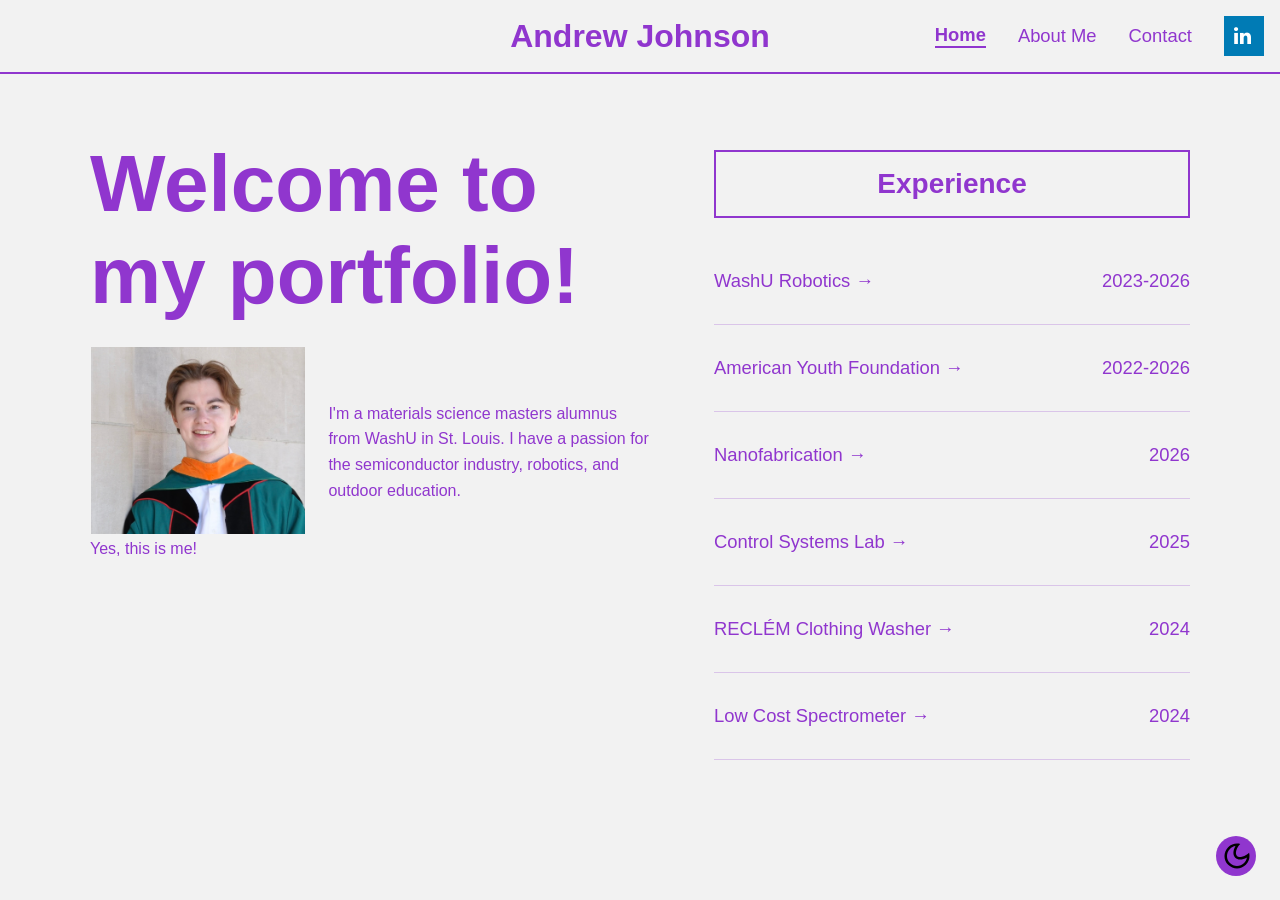
<file: index.html>
<!DOCTYPE html>
<html lang="en">
<head>
    <meta charset="UTF-8">
    <meta name="viewport" content="width=device-width, initial-scale=1.0">
    <title>Andrew Johnson's Portfolio</title>
    <link rel="stylesheet" href="style.css">
    <link rel="stylesheet" href="https://cdnjs.cloudflare.com/ajax/libs/font-awesome/4.7.0/css/font-awesome.min.css">
</head>
<body class="light-theme">
    <nav class="nav" aria-label="Main navigation">
        <div class="header-left">
            
        </div>
        <nav class="header-center" aria-label="Main navigation" style="font-size: 2rem; font-weight: bold;">
            Andrew Johnson
        </nav>
        <nav class="header-right" aria-label="Main navigation">    
            <a class="active" href="index.html" aria-label="Home page">Home</a>
            <a href="about.html" aria-label="About page">About Me</a>
            <a href="contact.html" aria-label="Contact page">Contact</a>
            <a href="https://www.linkedin.com/in/andrew-johnson-matsci" class="fa fa-linkedin" aria-label="LinkedIn profile" target="_blank"></a>
        </nav>
    </nav>
    <main class="home-layout">
        <section class="home-intro" aria-labelledby="home-title">
            <h1 id="home-title">Welcome to my portfolio!</h1>
            <div class="home-intro-content">
                <div>
                <img src="images/home_picture.JPG" alt="Andrew Johnson">
                <figcaption style= "margin-top: 5px;">Yes, this is me!</figcaption>
                </div>
                <p>I'm a materials science masters alumnus from WashU in St. Louis. I have a passion for the semiconductor industry, robotics, and outdoor education.</p>
            </div>
        </section>
        <section class="home-projects" aria-labelledby="projects-title">
            <h2 id="projects-title">Experience</h2>
            <ul>
                <li><a href="washu_robotics.html">WashU Robotics &#8594</a><span class="project-year">2023-2026</span></li>
                <li><a href="ayf.html">American Youth Foundation &#8594</a><span class="project-year">2022-2026</span></li>
                <li><a href="nanofab.html">Nanofabrication &#8594</a><span class="project-year">2026</span></li>
                <li><a href="controls_lab.html">Control Systems Lab &#8594</a><span class="project-year">2025</span></li>
                <li><a href="senior_design.html">RECLÉM Clothing Washer &#8594</a><span class="project-year">2024</span></li>
                <li><a href="ucd_lab.html">Low Cost Spectrometer &#8594</a><span class="project-year">2024</span></li>
            </ul>
        </section>
    </main>
    <button class="btn" type="button" aria-label="Toggle color theme">
        <img src="images/moon.svg" alt="Switch to dark theme" id="theme-icon" style="width: 30px; height: 30px;">
    </button>
    <script src="app.js"></script>
    <noscript>You need to enable Javascript to view the full site.</noscript>
</body>
</html>
</file>
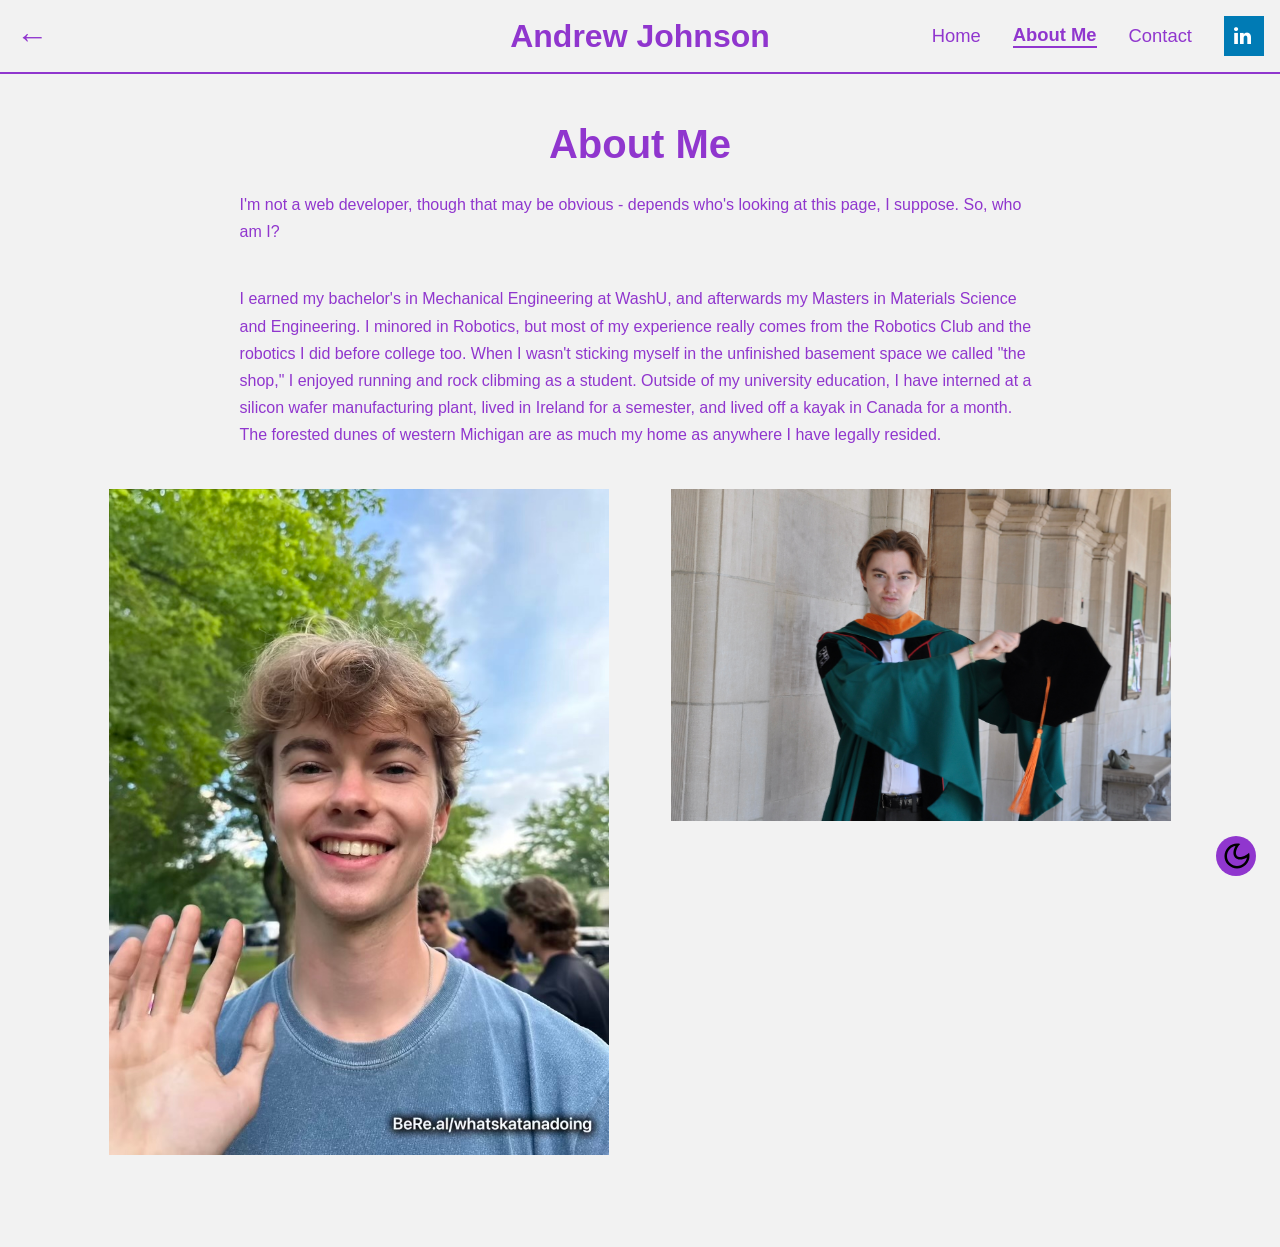
<file: about.html>
<!DOCTYPE html>
<html lang="en">
<head>
    <meta charset="UTF-8">
    <meta name="viewport" content="width=device-width, initial-scale=1.0">
    <title>About Me | Andrew Johnson's Portfolio</title>
    <link rel="stylesheet" href="style.css">
    <link rel="stylesheet" href="https://cdnjs.cloudflare.com/ajax/libs/font-awesome/4.7.0/css/font-awesome.min.css">
</head>
<body class="light-theme">
    <nav class="nav" aria-label="Main navigation">
        <div class="header-left">
            <a class="back-link" href="index.html" aria-label="Back to home" title="Back to home">&#8592;</a>
        </div>
        <nav class="header-center" aria-label="Main navigation" style="font-size: 2rem; font-weight: bold;">
            Andrew Johnson
        </nav>
        <nav class="header-right" aria-label="Main navigation">    
            <a href="index.html" aria-label="Home page">Home</a>
            <a class="active" href="about.html" aria-label="About page">About Me</a>
            <a href="contact.html" aria-label="Contact page">Contact</a>
            <a href="https://www.linkedin.com/in/andrew-johnson-matsci" class="fa fa-linkedin" aria-label="LinkedIn profile" target="_blank"></a>
        </nav>
    </nav>
    <main class="experience-page experience-page-wide">
        <h1>About Me</h1>
        <p> I'm not a web developer, though that may be obvious - depends who's looking at this page, I suppose. So, who am I? </p>
        <p>
            I earned my bachelor's in Mechanical Engineering at WashU, and afterwards my Masters in Materials Science and Engineering. 
            I minored in Robotics, but most of my experience really comes from the Robotics Club and the robotics I did before college too. 
            When I wasn't sticking myself in the unfinished basement space we called "the shop," I enjoyed running and rock clibming as a student.
            Outside of my university education, I have interned at a silicon wafer manufacturing plant, lived in Ireland for a semester, and lived 
            off a kayak in Canada for a month. The forested dunes of western Michigan are as much my home as anywhere I have legally resided. 
        </p>
        <div class="experience-gallery experience-gallery-two">
            <figure>
                <img src="images/IMG_6445.jpeg" alt="Me.">
                <figcaption>    </figcaption>
            </figure>
            <figure>
                <img src="images/DSC_0146.JPG" alt="Me.">
                <figcaption>    </figcaption>
            </figure>
    </main>
    <button class="btn" type="button" aria-label="Toggle color theme">
        <img src="images/moon.svg" alt="Switch to dark theme" id="theme-icon" style="width: 30px; height: 30px;">
    </button>
    <script src="app.js"></script>
    <noscript>You need to enable Javascript to view the full site.</noscript>
</body>
</html>
</file>
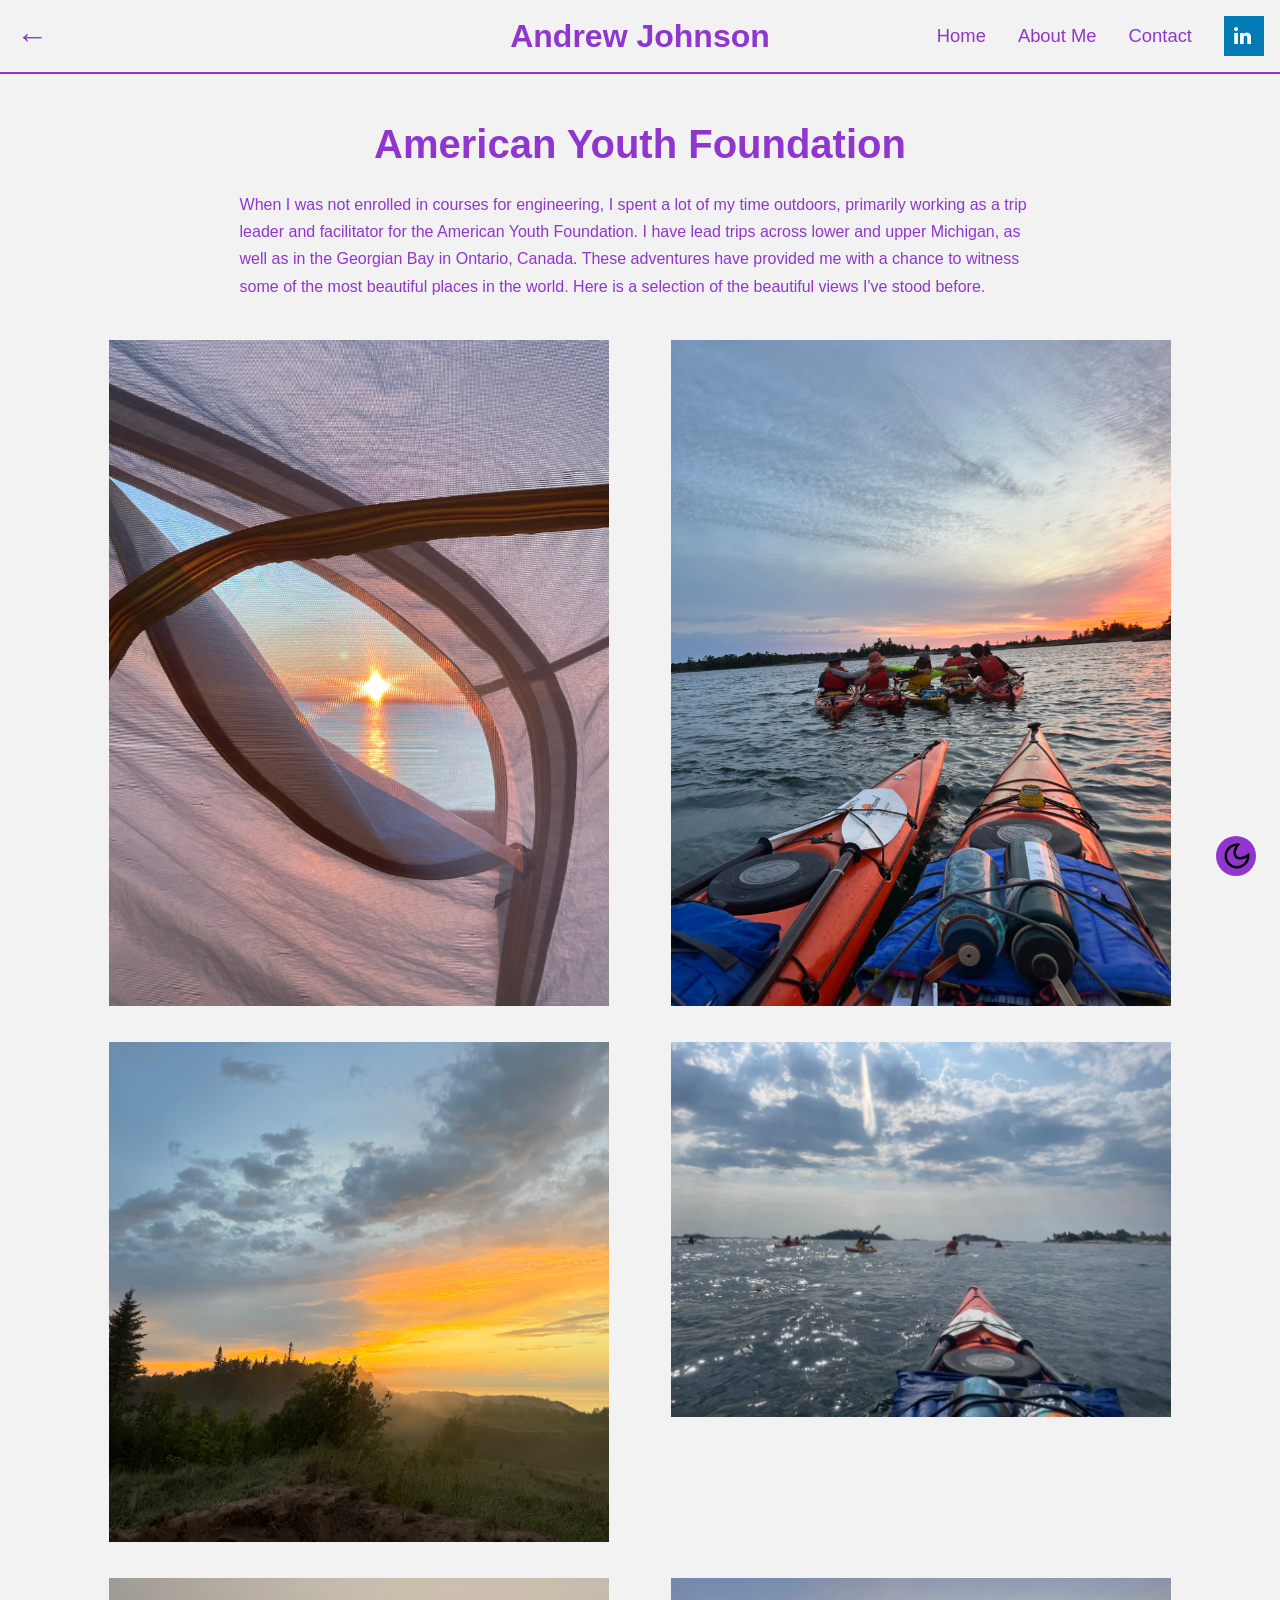
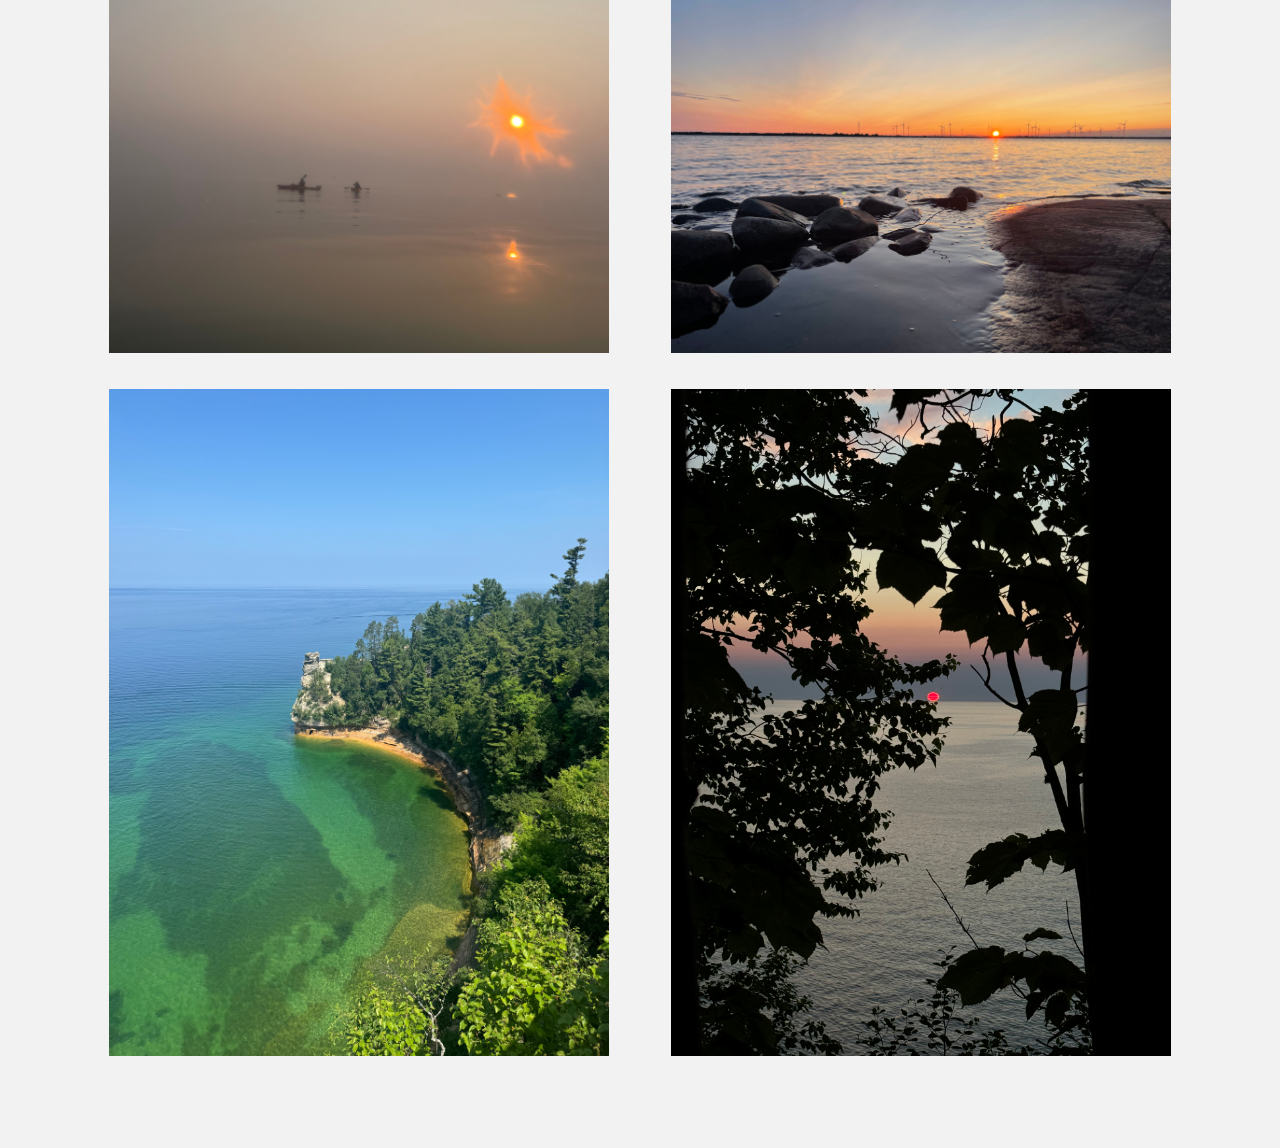
<file: ayf.html>
<!DOCTYPE html>
<html lang="en">
<head>
    <meta charset="UTF-8">
    <meta name="viewport" content="width=device-width, initial-scale=1.0">
    <title>American Youth Foundation| Andrew Johnson's Portfolio</title>
    <link rel="stylesheet" href="style.css">
    <link rel="stylesheet" href="https://cdnjs.cloudflare.com/ajax/libs/font-awesome/4.7.0/css/font-awesome.min.css">
</head>
<body class="light-theme">
    <nav class="nav" aria-label="Main navigation">
        <div class="header-left">
            <a class="back-link" href="index.html" aria-label="Back to home" title="Back to home">&#8592;</a>
        </div>
        <nav class="header-center" aria-label="Main navigation" style="font-size: 2rem; font-weight: bold;">
            Andrew Johnson
        </nav>
        <nav class="header-right" aria-label="Main navigation">    
            <a href="index.html" aria-label="Home page">Home</a>
            <a href="about.html" aria-label="About page">About Me</a>
            <a href="contact.html" aria-label="Contact page">Contact</a>
            <a href="https://www.linkedin.com/in/andrew-johnson-matsci" class="fa fa-linkedin" aria-label="LinkedIn profile" target="_blank"></a>
        </nav>
    </nav>
    <main class="experience-page experience-page-wide">
        <h1>American Youth Foundation</h1>
        <p> When I was not enrolled in courses for engineering, I spent a lot of my time outdoors, primarily working as a trip leader and 
            facilitator for the American Youth Foundation. I have lead trips across lower and upper Michigan, as well as in the Georgian Bay 
            in Ontario, Canada. These adventures have provided me with a chance to witness some of the most beautiful places in the world. 
            Here is a selection of the beautiful views I've stood before. </p>
        <div class="experience-gallery experience-gallery-four">
            <figure>
                <img src="images/ayf/tent_sunrise.jpeg" alt="">
                <figcaption>    </figcaption>
            </figure>
            <figure>
                <img src="images/ayf/group_kayak.jpeg" alt="">
                <figcaption>    </figcaption>
            </figure>
            <figure>
                <img src="images/ayf/dune_sunset.jpeg" alt="">
                <figcaption>    </figcaption>
            </figure>
            <figure>
                <img src="images/ayf/kayaking_daytime.jpeg" alt="">
                <figcaption>    </figcaption>
            </figure>
            <figure>
                <img src="images/ayf/lake_fog_sunset.jpeg" alt="">
                <figcaption>    </figcaption>
            </figure>
            <figure>
                <img src="images/ayf/lake_sunrise.jpeg" alt="">
                <figcaption>    </figcaption>
            </figure>
            <figure>
                <img src="images/ayf/pictured_rocks.jpeg" alt="">
                <figcaption>    </figcaption>
            </figure>
            <figure>
                <img src="images/ayf/pictured_sunset.jpeg" alt="">
                <figcaption>    </figcaption>
            </figure>
        </div>
    </main>
    <button class="btn" type="button" aria-label="Toggle color theme">
        <img src="images/moon.svg" alt="Switch to dark theme" id="theme-icon" style="width: 30px; height: 30px;">
    </button>
    <script src="app.js"></script>
    <noscript>You need to enable Javascript to view the full site.</noscript>
</body>
</html>
</file>
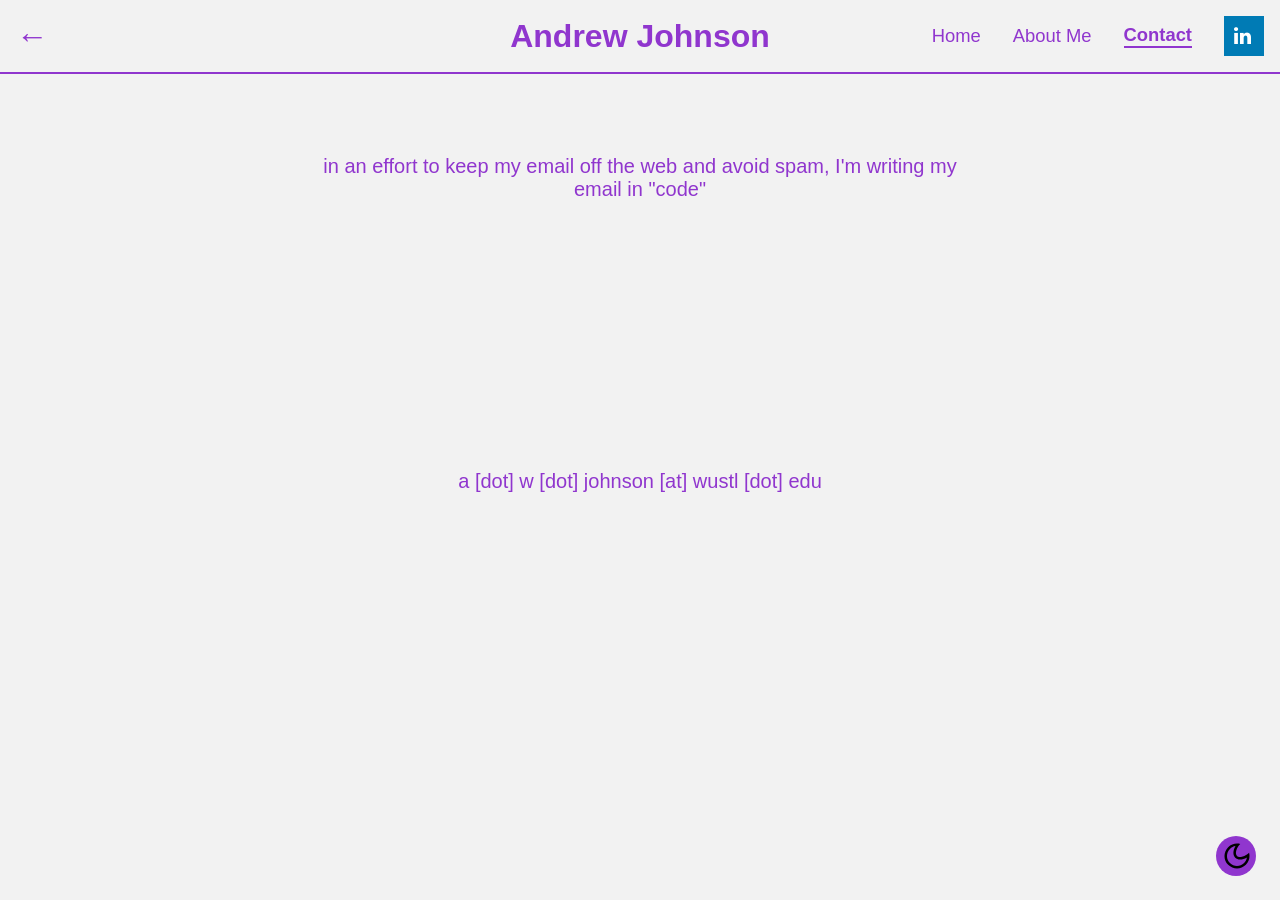
<file: contact.html>
<!DOCTYPE html>
<html lang="en">

<head>
    <meta charset="UTF-8">
    <meta name="viewport" content="width=device-width, initial-scale=1.0">
    <title>Contact | Andrew Johnson's Portfolio</title>
    <link rel="stylesheet" href="style.css">
    <link rel="stylesheet" href="https://cdnjs.cloudflare.com/ajax/libs/font-awesome/4.7.0/css/font-awesome.min.css">
</head>

<body class="light-theme">
    <nav class="nav" aria-label="Main navigation">
        <div class="header-left">
            <a class="back-link" href="index.html" aria-label="Back to home" title="Back to home">&#8592;</a>
        </div>
        <nav class="header-center" aria-label="Main navigation" style="font-size: 2rem; font-weight: bold;">
            Andrew Johnson
        </nav>
        <nav class="header-right" aria-label="Main navigation">    
            <a href="index.html" aria-label="Home page">Home</a>
            <a href="about.html" aria-label="About page">About Me</a>
            <a class="active" href="contact.html" aria-label="Contact page">Contact</a>
            <a href="https://www.linkedin.com/in/andrew-johnson-matsci" class="fa fa-linkedin" aria-label="LinkedIn profile" target="_blank"></a>
        </nav>
    </nav>
    <main class="detail-page">
        <p style="position: absolute; left: 50%; transform: translateX(-50%); top: 15%; font-size:1.25rem; text-align:center;">in an effort to keep my email off the web and avoid spam, I'm writing my email in "code"</p>
        <p style="position: absolute; left: 50%; transform: translateX(-50%); top: 50%; font-size:1.25rem; text-align:center;">a [dot] w [dot] johnson [at] wustl [dot] edu</p>
    </main>
    <button class="btn" type="button" aria-label="Toggle color theme">
        <img src="images/moon.svg" alt="Switch to dark theme" id="theme-icon" style="width: 30px; height: 30px;">
    </button>
    <script src="app.js"></script>
    <noscript>You need to enable Javascript to view the full site.</noscript>
</body>
</html>
</file>
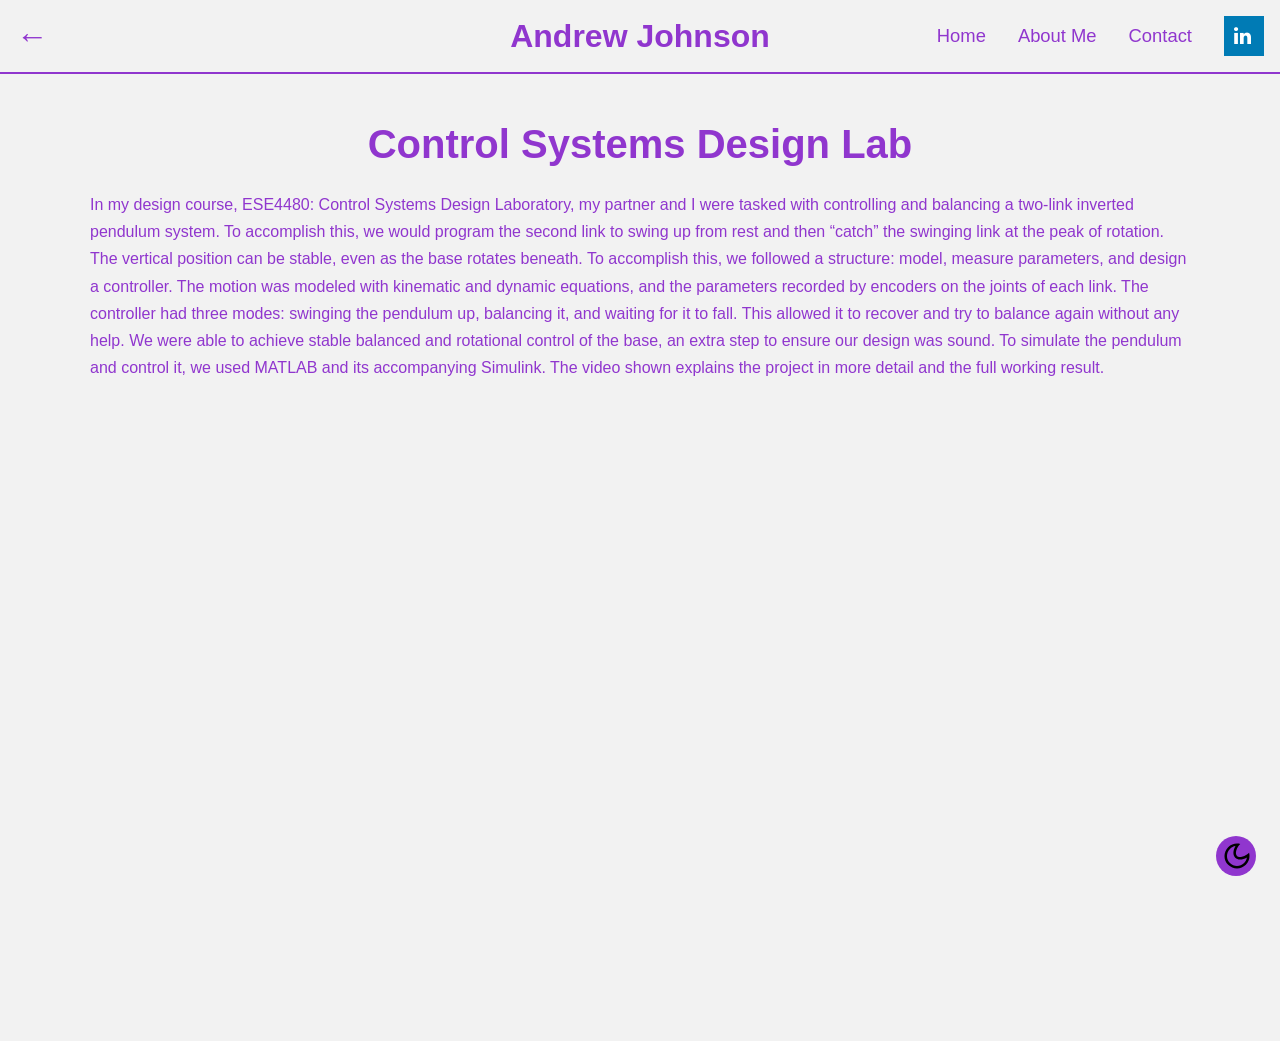
<file: controls_lab.html>
<!DOCTYPE html>
<html lang="en">
<head>
    <meta charset="UTF-8">
    <meta name="viewport" content="width=device-width, initial-scale=1.0">
    <title>Controls Lab | Andrew Johnson's Portfolio</title>
    <link rel="stylesheet" href="style.css">
    <link rel="stylesheet" href="https://cdnjs.cloudflare.com/ajax/libs/font-awesome/4.7.0/css/font-awesome.min.css">
</head>
<body class="light-theme">
    <nav class="nav" aria-label="Main navigation">
        <div class="header-left">
            <a class="back-link" href="index.html" aria-label="Back to home" title="Back to home">&#8592;</a>
        </div>
        <nav class="header-center" aria-label="Main navigation" style="font-size: 2rem; font-weight: bold;">
            Andrew Johnson
        </nav>
        <nav class="header-right" aria-label="Main navigation">    
            <a href="index.html" aria-label="Home page">Home</a>
            <a href="about.html" aria-label="About page">About Me</a>
            <a href="contact.html" aria-label="Contact page">Contact</a>
            <a href="https://www.linkedin.com/in/andrew-johnson-matsci" class="fa fa-linkedin" aria-label="LinkedIn profile" target="_blank"></a>
        </nav>
    </nav>
    <main class="experience-page experience-page-wide">
        <h1>Control Systems Design Lab</h1>
        <div class="experience-layout experience-layout-video">
            <p> In my design course, ESE4480: Control Systems Design Laboratory, my partner and I were tasked with controlling and balancing a
                two-link inverted pendulum system. To accomplish this, we would program the second link to swing up from rest and then “catch”
                the swinging link at the peak of rotation. The vertical position can be stable, even as the base rotates beneath. To accomplish
                this, we followed a structure: model, measure parameters, and design a controller. The motion was modeled with kinematic and
                dynamic equations, and the parameters recorded by encoders on the joints of each link. The controller had three modes: swinging
                the pendulum up, balancing it, and waiting for it to fall. This allowed it to recover and try to balance again without any help.
                We were able to achieve stable balanced and rotational control of the base, an extra step to ensure our design was sound.
                To simulate the pendulum and control it, we used MATLAB and its accompanying Simulink. The video shown explains the project
                in more detail and the full working result.</p>
            <div class="experience-gallery experience-gallery-video">
                <figure>
                    <iframe
                        src="https://www.youtube-nocookie.com/embed/FaMMoQSFZ-4"
                        title="Control Systems Design Lab project video"
                        allow="accelerometer; autoplay; clipboard-write; encrypted-media; gyroscope; picture-in-picture; web-share"
                        referrerpolicy="strict-origin-when-cross-origin"
                        allowfullscreen>
                    </iframe>
                </figure>
            </div>
        </div>
    </main>
    <button class="btn" type="button" aria-label="Toggle color theme">
        <img src="images/moon.svg" alt="Switch to dark theme" id="theme-icon" style="width: 30px; height: 30px;">
    </button>
    <script src="app.js"></script>
    <noscript>You need to enable Javascript to view the full site.</noscript>
</body>
</html>
</file>
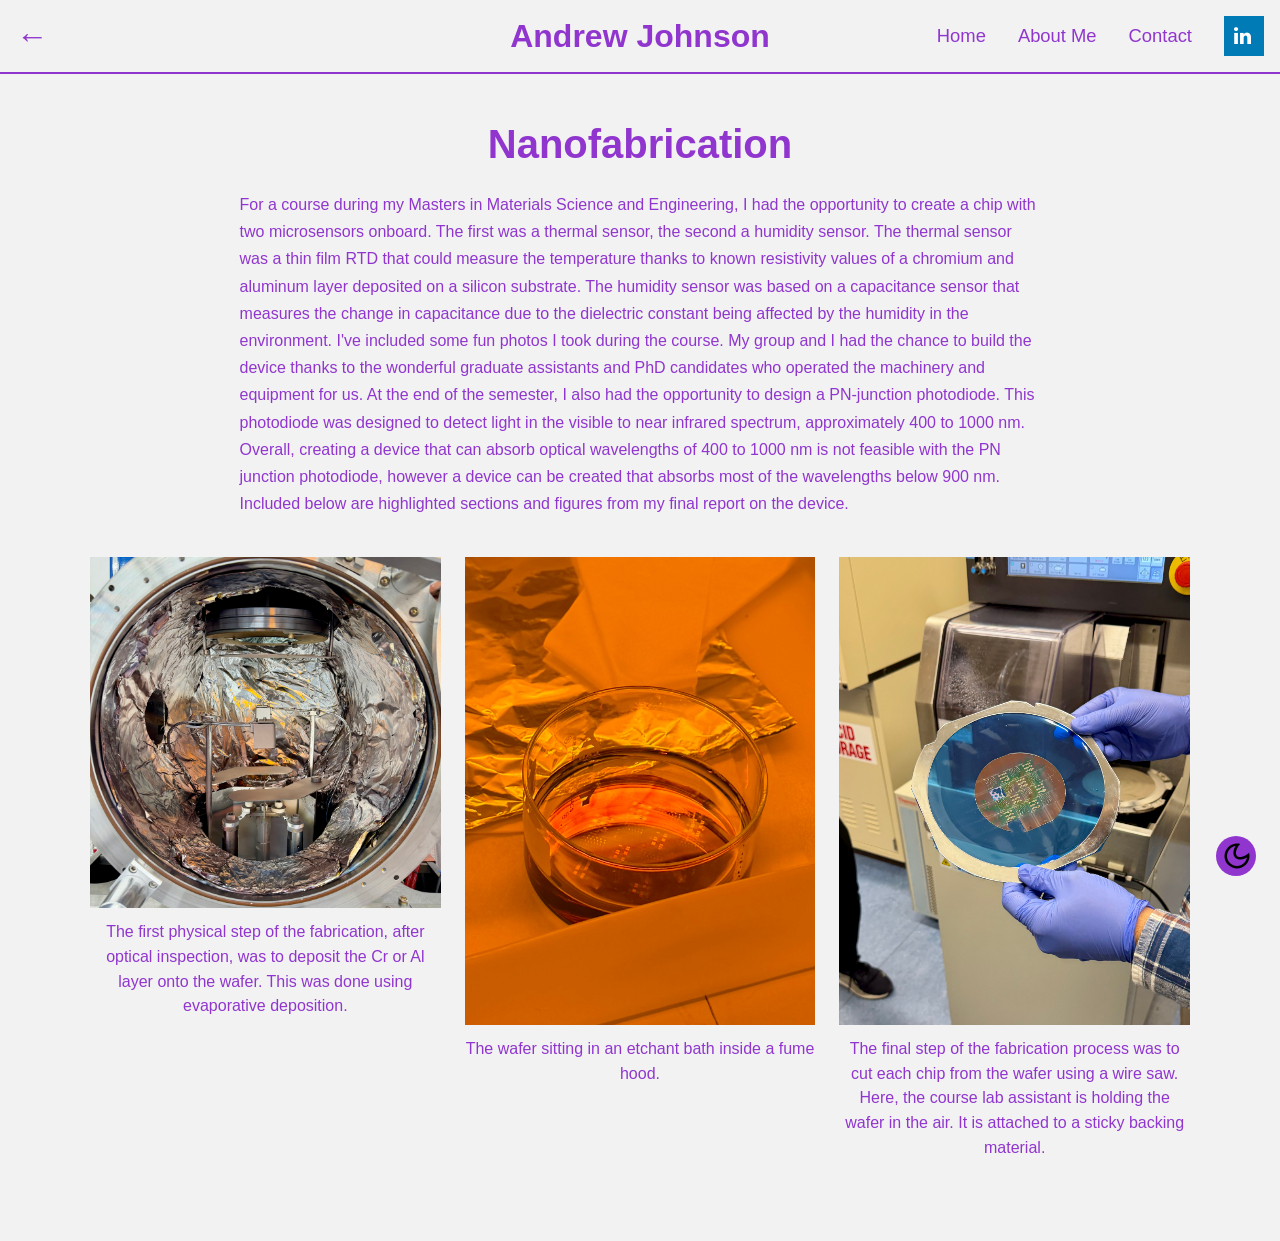
<file: nanofab.html>
<!DOCTYPE html>
<html lang="en">
<head>
    <meta charset="UTF-8">
    <meta name="viewport" content="width=device-width, initial-scale=1.0">
    <title>Nanofabrication | Andrew Johnson's Portfolio</title>
    <link rel="stylesheet" href="style.css">
    <link rel="stylesheet" href="https://cdnjs.cloudflare.com/ajax/libs/font-awesome/4.7.0/css/font-awesome.min.css">
</head>
<body class="light-theme">
    <nav class="nav" aria-label="Main navigation">
        <div class="header-left">
            <a class="back-link" href="index.html" aria-label="Back to home" title="Back to home">&#8592;</a>
        </div>
        <nav class="header-center" aria-label="Main navigation" style="font-size: 2rem; font-weight: bold;">
            Andrew Johnson
        </nav>
        <nav class="header-right" aria-label="Main navigation">    
            <a href="index.html" aria-label="Home page">Home</a>
            <a href="about.html" aria-label="About page">About Me</a>
            <a href="contact.html" aria-label="Contact page">Contact</a>
            <a href="https://www.linkedin.com/in/andrew-johnson-matsci" class="fa fa-linkedin" aria-label="LinkedIn profile" target="_blank"></a>
        </nav>
    </nav>
    <main class="experience-page experience-page-wide">
        <h1>Nanofabrication</h1>
        <p> For a course during my Masters in Materials Science and Engineering, I had the opportunity to create a chip with two 
            microsensors onboard. The first was a thermal sensor, the second a humidity sensor. The thermal sensor was a thin film 
            RTD that could measure the temperature thanks to known resistivity values of a chromium and aluminum layer deposited on 
            a silicon substrate. The humidity sensor was based on a capacitance sensor that measures the change in capacitance due to 
            the dielectric constant being affected by the humidity in the environment. I've included some fun photos I took during the 
            course. My group and I had the chance to build the device thanks to the wonderful graduate assistants and PhD candidates who 
            operated the machinery and equipment for us.
            At the end of the semester, I also had the opportunity to design a PN-junction photodiode. This photodiode was designed to 
            detect light in the visible to near infrared spectrum, approximately 400 to 1000 nm. Overall, creating a device that can absorb 
            optical wavelengths of 400 to 1000 nm is not feasible with the PN junction photodiode, however a device can be created that absorbs 
            most of the wavelengths below 900 nm. Included below are highlighted sections and figures from my final report on the device. </p>
        <div class="experience-gallery experience-gallery-three">
            <figure>
                <img src="images/nanofab/deposition.jpeg" alt="Thin film deposition chamber">
                <figcaption>    The first physical step of the fabrication, after optical inspection, was to deposit the Cr or Al layer onto the wafer. 
                                This was done using evaporative deposition.</figcaption>
            </figure>
            <figure>
                <img src="images/nanofab/etch_bath.jpeg" alt="Etch bath with wafer inside">
                <figcaption>    The wafer sitting in an etchant bath inside a fume hood.</figcaption>
            </figure>
            <figure>
                <img src="images/nanofab/chips.jpeg" alt="The small wafer of chips being held in hand.">
                <figcaption>    The final step of the fabrication process was to cut each chip from the wafer using a wire saw. Here, the course 
                                lab assistant is holding the wafer in the air. It is attached to a sticky backing material.</figcaption>
            </figure>
        </div>
    </main>
    <button class="btn" type="button" aria-label="Toggle color theme">
        <img src="images/moon.svg" alt="Switch to dark theme" id="theme-icon" style="width: 30px; height: 30px;">
    </button>
    <script src="app.js"></script>
    <noscript>You need to enable Javascript to view the full site.</noscript>
</body>
</html>
</file>
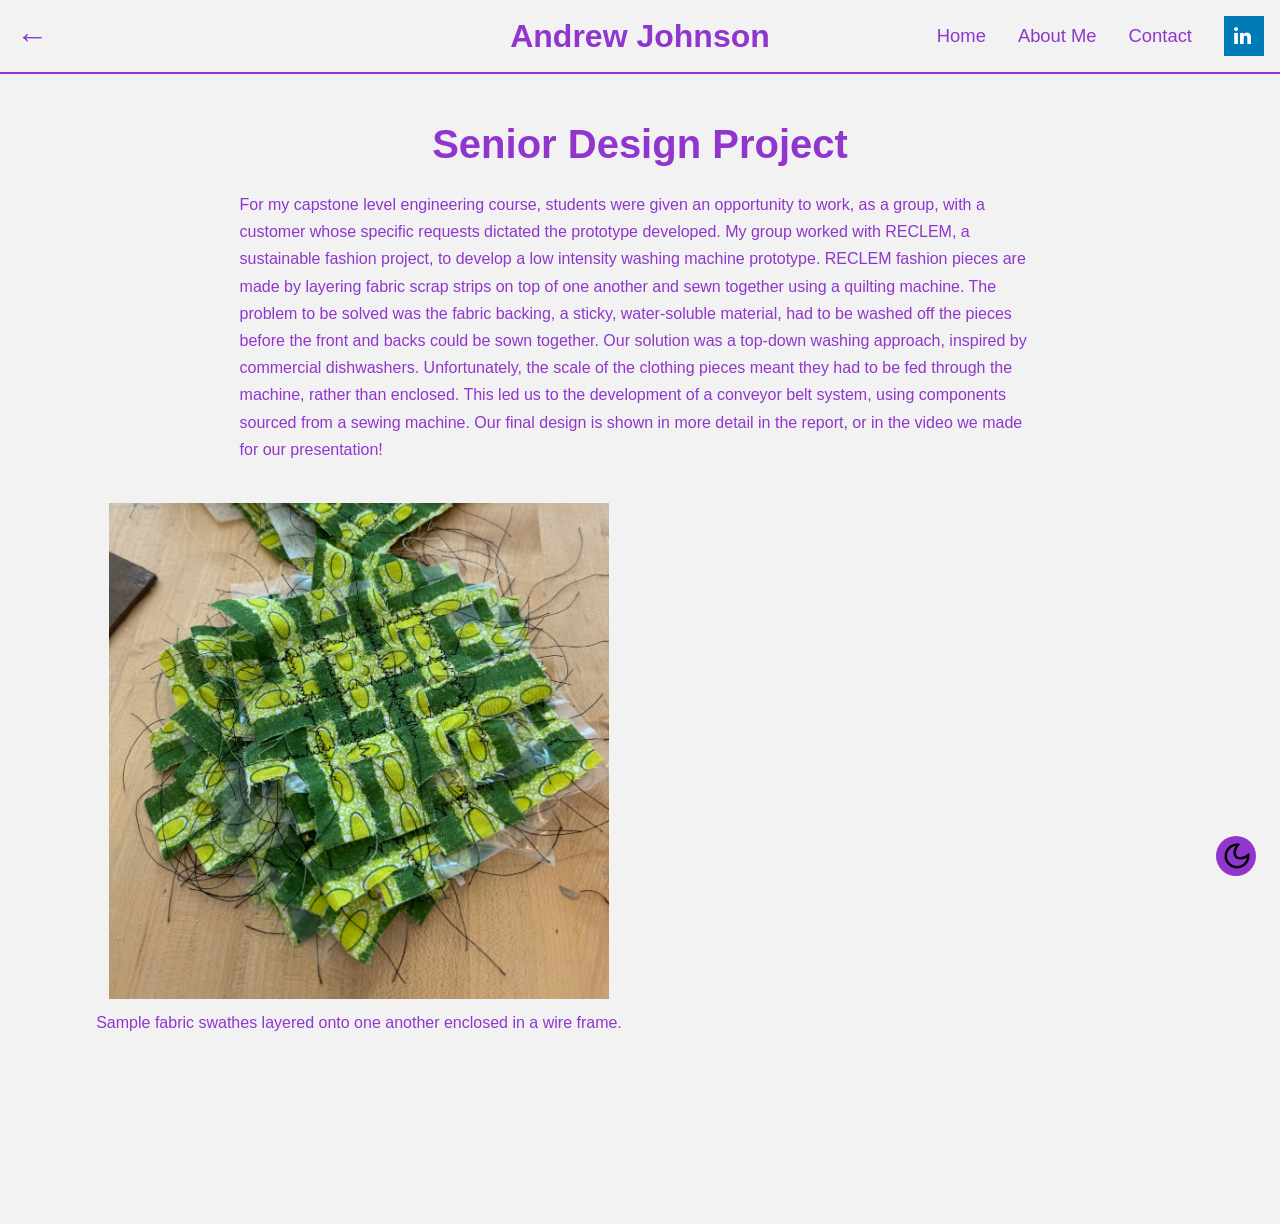
<file: senior_design.html>
<!DOCTYPE html>
<html lang="en">
<head>
    <meta charset="UTF-8">
    <meta name="viewport" content="width=device-width, initial-scale=1.0">
    <title>Senior Design Project | Andrew Johnson's Portfolio</title>
    <link rel="stylesheet" href="style.css">
    <link rel="stylesheet" href="https://cdnjs.cloudflare.com/ajax/libs/font-awesome/4.7.0/css/font-awesome.min.css">
</head>
<body class="light-theme">
    <nav class="nav" aria-label="Main navigation">
        <div class="header-left">
            <a class="back-link" href="index.html" aria-label="Back to home" title="Back to home">&#8592;</a>
        </div>
        <nav class="header-center" aria-label="Main navigation" style="font-size: 2rem; font-weight: bold;">
            Andrew Johnson
        </nav>
        <nav class="header-right" aria-label="Main navigation">    
            <a href="index.html" aria-label="Home page">Home</a>
            <a href="about.html" aria-label="About page">About Me</a>
            <a href="contact.html" aria-label="Contact page">Contact</a>
            <a href="https://www.linkedin.com/in/andrew-johnson-matsci" class="fa fa-linkedin" aria-label="LinkedIn profile" target="_blank"></a>
        </nav>
    </nav>
    <main class="experience-page experience-page-wide">
        <h1>Senior Design Project</h1>
        <p> For my capstone level engineering course, students were given an opportunity to work, as a group, with a customer whose 
            specific requests dictated the prototype developed. My group worked with RECLEM, a sustainable fashion project, to develop 
            a low intensity washing machine prototype. RECLEM fashion pieces are made by layering fabric scrap strips on top of one 
            another and sewn together using a quilting machine. 
            The problem to be solved was the fabric backing, a sticky, water-soluble material, had to be washed off the pieces before 
            the front and backs could be sown together. Our solution was a top-down washing approach, inspired by commercial dishwashers. 
            Unfortunately, the scale of the clothing pieces meant they had to be fed through the machine, rather than enclosed. 
            This led us to the development of a conveyor belt system, using components sourced from a sewing machine. 
            Our final design is shown in more detail in the report, or in the video we 
            made for our presentation! </p>
            <div class="experience-gallery experience-gallery-two">
                <figure>
                    <img src="images/senior_design/textiles.jpeg" alt="Sample fabric swathes layered onto one another enclosed in a wire frame">
                    <figcaption>Sample fabric swathes layered onto one another enclosed in a wire frame. </figcaption>
                </figure>
                <figure>
                    <iframe width="1470" height="641" src="https://www.youtube.com/embed/gLY32MfRjww" title="senior design" 
                    frameborder="0" allow="accelerometer; autoplay; clipboard-write; encrypted-media; gyroscope; picture-in-picture; web-share"
                     referrerpolicy="strict-origin-when-cross-origin" allowfullscreen></iframe>
                </figure>
            </div>
    </main>
    <button class="btn" type="button" aria-label="Toggle color theme">
        <img src="images/moon.svg" alt="Switch to dark theme" id="theme-icon" style="width: 30px; height: 30px;">
    </button>
    <script src="app.js"></script>
    <noscript>You need to enable Javascript to view the full site.</noscript>
</body>
</html>
</file>
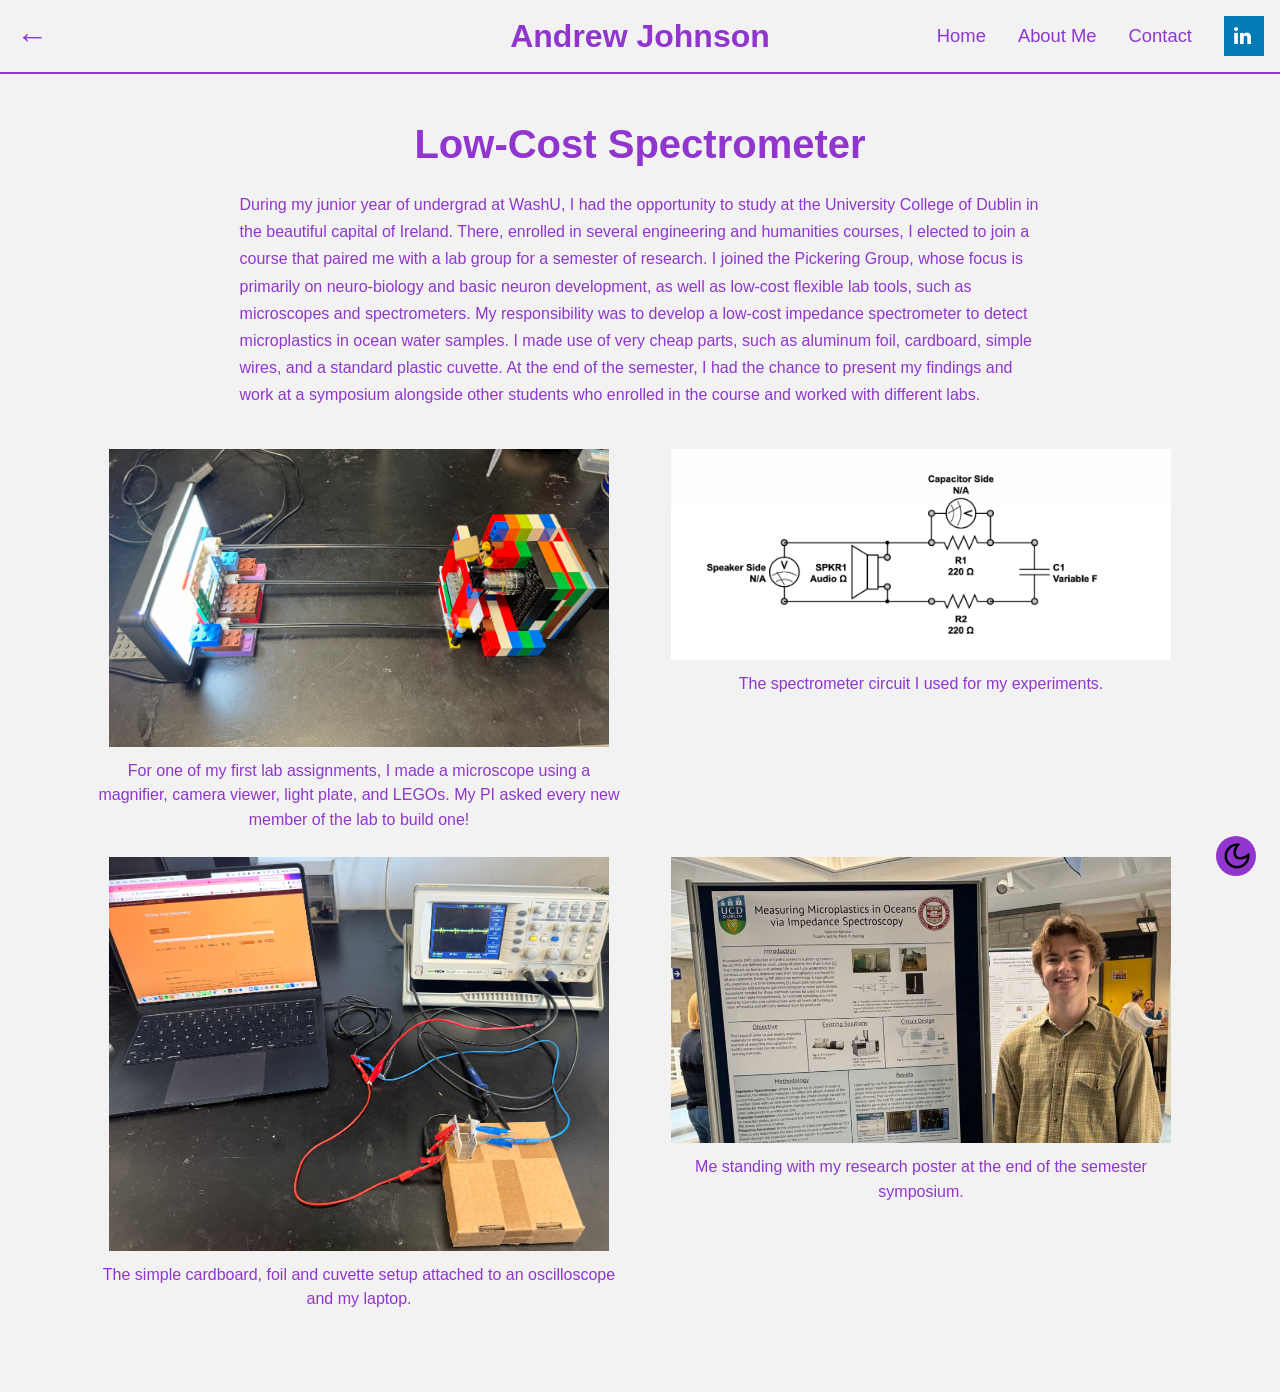
<file: ucd_lab.html>
<!DOCTYPE html>
<html lang="en">
<head>
    <meta charset="UTF-8">
    <meta name="viewport" content="width=device-width, initial-scale=1.0">
    <title>UCD Lab | Andrew Johnson's Portfolio</title>
    <link rel="stylesheet" href="style.css">
    <link rel="stylesheet" href="https://cdnjs.cloudflare.com/ajax/libs/font-awesome/4.7.0/css/font-awesome.min.css">
</head>
<body class="light-theme">
    <nav class="nav" aria-label="Main navigation">
        <div class="header-left">
            <a class="back-link" href="index.html" aria-label="Back to home" title="Back to home">&#8592;</a>
        </div>
        <nav class="header-center" aria-label="Main navigation" style="font-size: 2rem; font-weight: bold;">
            Andrew Johnson
        </nav>
        <nav class="header-right" aria-label="Main navigation">    
            <a href="index.html" aria-label="Home page">Home</a>
            <a href="about.html" aria-label="About page">About Me</a>
            <a href="contact.html" aria-label="Contact page">Contact</a>
            <a href="https://www.linkedin.com/in/andrew-johnson-matsci" class="fa fa-linkedin" aria-label="LinkedIn profile" target="_blank"></a>
        </nav>
    </nav>
    <main class="experience-page experience-page-wide">
        <h1>Low-Cost Spectrometer</h1>
        <p> During my junior year of undergrad at WashU, I had the opportunity to study at the University College of Dublin in the beautiful 
            capital of Ireland. There, enrolled in several engineering and humanities courses, I elected to join a course that paired me with 
            a lab group for a semester of research. I joined the Pickering Group, whose focus is primarily on neuro-biology and basic neuron 
            development, as well as low-cost flexible lab tools, such as microscopes and spectrometers. My responsibility was to develop a 
            low-cost impedance spectrometer to detect microplastics in ocean water samples. I made use of very cheap parts, such as aluminum 
            foil, cardboard, simple wires, and a standard plastic cuvette. 
            At the end of the semester, I had the chance to present my findings and work at a symposium alongside other students who enrolled 
            in the course and worked with different labs.</p>
        <div class="experience-gallery experience-gallery-four">
            <figure>
                <img src="images/ucd_lab/lego_microscope.jpeg" alt="LEGO microscope">
                <figcaption>For one of my first lab assignments, I made a microscope using a magnifier, camera viewer, 
                            light plate, and LEGOs. My PI asked every new member of the lab to build one!</figcaption>
            </figure>
            <figure>
                <img src="images/ucd_lab/spectrometer_circuit.png" alt="Spectrometer circuit">
                <figcaption>The spectrometer circuit I used for my experiments.</figcaption>
            </figure>
            <figure>
                <img src="images/ucd_lab/spectrometer_setup.jpeg" alt="Spectrometer setup">
                <figcaption>The simple cardboard, foil and cuvette setup attached to an oscilloscope and my laptop.</figcaption>
            </figure>
            <figure>
                <img src="images/ucd_lab/poster.jpg" alt="Me standing with my research poster">
                <figcaption>Me standing with my research poster at the end of the semester symposium.</figcaption>
            </figure>
        </div>
    </main>
    <button class="btn" type="button" aria-label="Toggle color theme">
        <img src="images/moon.svg" alt="Switch to dark theme" id="theme-icon" style="width: 30px; height: 30px;">
    </button>
    <script src="app.js"></script>
    <noscript>You need to enable Javascript to view the full site.</noscript>
</body>
</html>
</file>
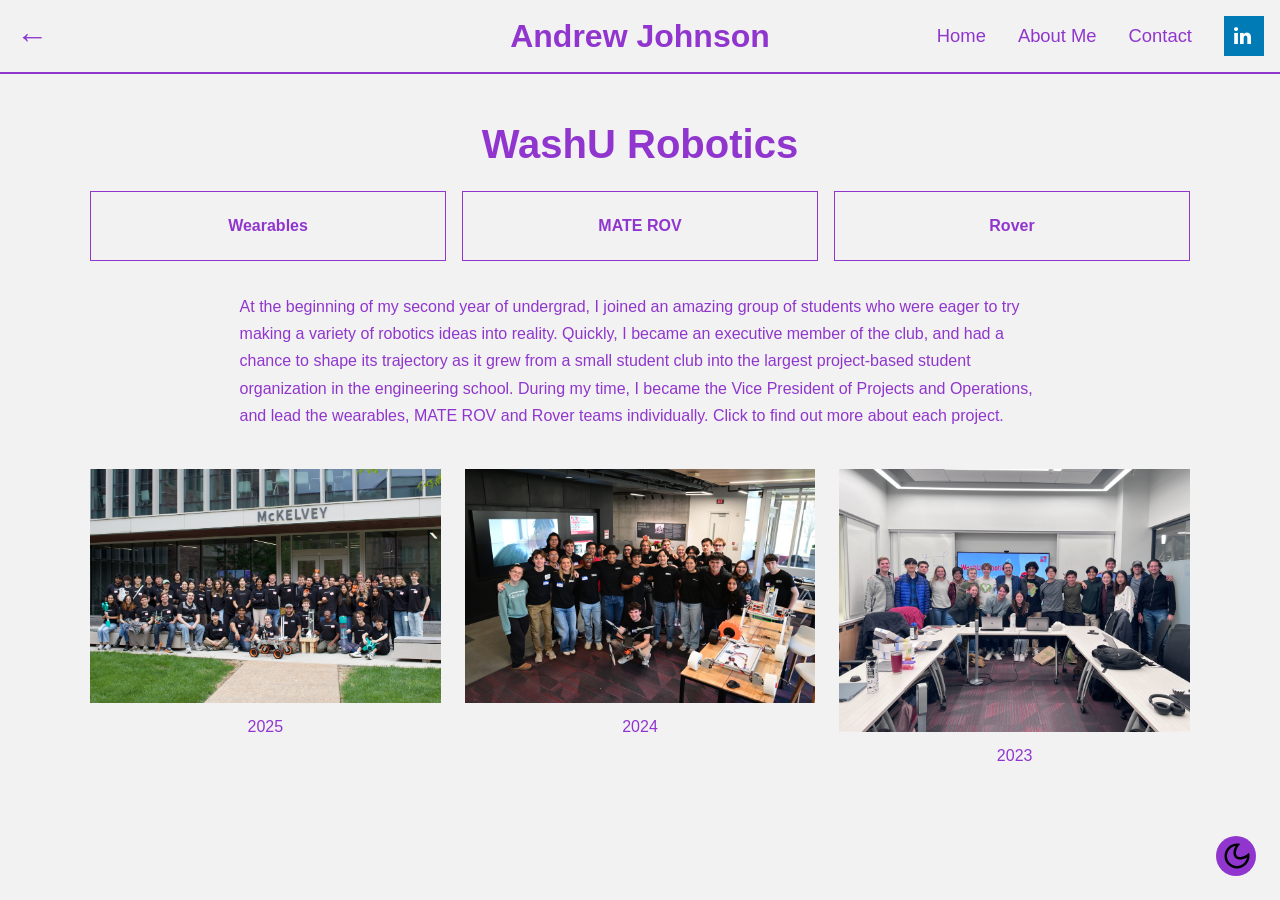
<file: washu_robotics.html>
<!DOCTYPE html>
<html lang="en">
<head>
    <meta charset="UTF-8">
    <meta name="viewport" content="width=device-width, initial-scale=1.0">
    <title>WashU Robotics| Andrew Johnson's Portfolio</title>
    <link rel="stylesheet" href="style.css">
    <link rel="stylesheet" href="https://cdnjs.cloudflare.com/ajax/libs/font-awesome/4.7.0/css/font-awesome.min.css">
</head>
<body class="light-theme">
    <nav class="nav" aria-label="Main navigation">
        <div class="header-left">
            <a class="back-link" href="index.html" aria-label="Back to home" title="Back to home">&#8592;</a>
        </div>
        <nav class="header-center" aria-label="Main navigation" style="font-size: 2rem; font-weight: bold;">
            Andrew Johnson
        </nav>
        <nav class="header-right" aria-label="Main navigation">    
            <a href="index.html" aria-label="Home page">Home</a>
            <a href="about.html" aria-label="About page">About Me</a>
            <a href="contact.html" aria-label="Contact page">Contact</a>
            <a href="https://www.linkedin.com/in/andrew-johnson-matsci" class="fa fa-linkedin" aria-label="LinkedIn profile" target="_blank"></a>
        </nav>
    </nav>
   <main class="experience-page experience-page-wide">
        <h1>WashU Robotics</h1>
        <nav class="robotics-project-links" aria-label="WashU Robotics projects">
            <a href="wearables.html">Wearables</a>
            <a href="materov.html">MATE ROV</a>
            <a href="rover.html">Rover</a>
        </nav>
        <p> At the beginning of my second year of undergrad, I joined an amazing group of students who were eager to try making a variety of 
            robotics ideas into reality. Quickly, I became an executive member of the club, and had a chance to shape its trajectory as it 
            grew from a small student club into the largest project-based student organization in the engineering school. During my time, I 
            became the Vice President of Projects and Operations, and lead the wearables, MATE ROV and Rover teams individually. 
            Click to find out more about each project. </p>
        <div class="experience-gallery experience-gallery-three">
            <figure>
                <img src="images/washu_robotics/2025_robot_day.jpeg" alt="Group of robotics members photographed outside.">
                <figcaption>    2025</figcaption>
            </figure>
            <figure>
                <img src="images/washu_robotics/RobotDay2024-TeamPicture.jpg" alt="Andrew and two robotics members.">
                <figcaption>    2024</figcaption>
            </figure>
            <figure>
                <img src="images/washu_robotics/conf_group.JPG" alt="The executive board in fall of 2023.">
                <figcaption>    2023</figcaption>
            </figure>
        </div>
    </main>
    <button class="btn" type="button" aria-label="Toggle color theme">
        <img src="images/moon.svg" alt="Switch to dark theme" id="theme-icon" style="width: 30px; height: 30px;">
    </button>
    <script src="app.js"></script>
    <noscript>You need to enable Javascript to view the full site.</noscript>
</body>
</html>
</file>
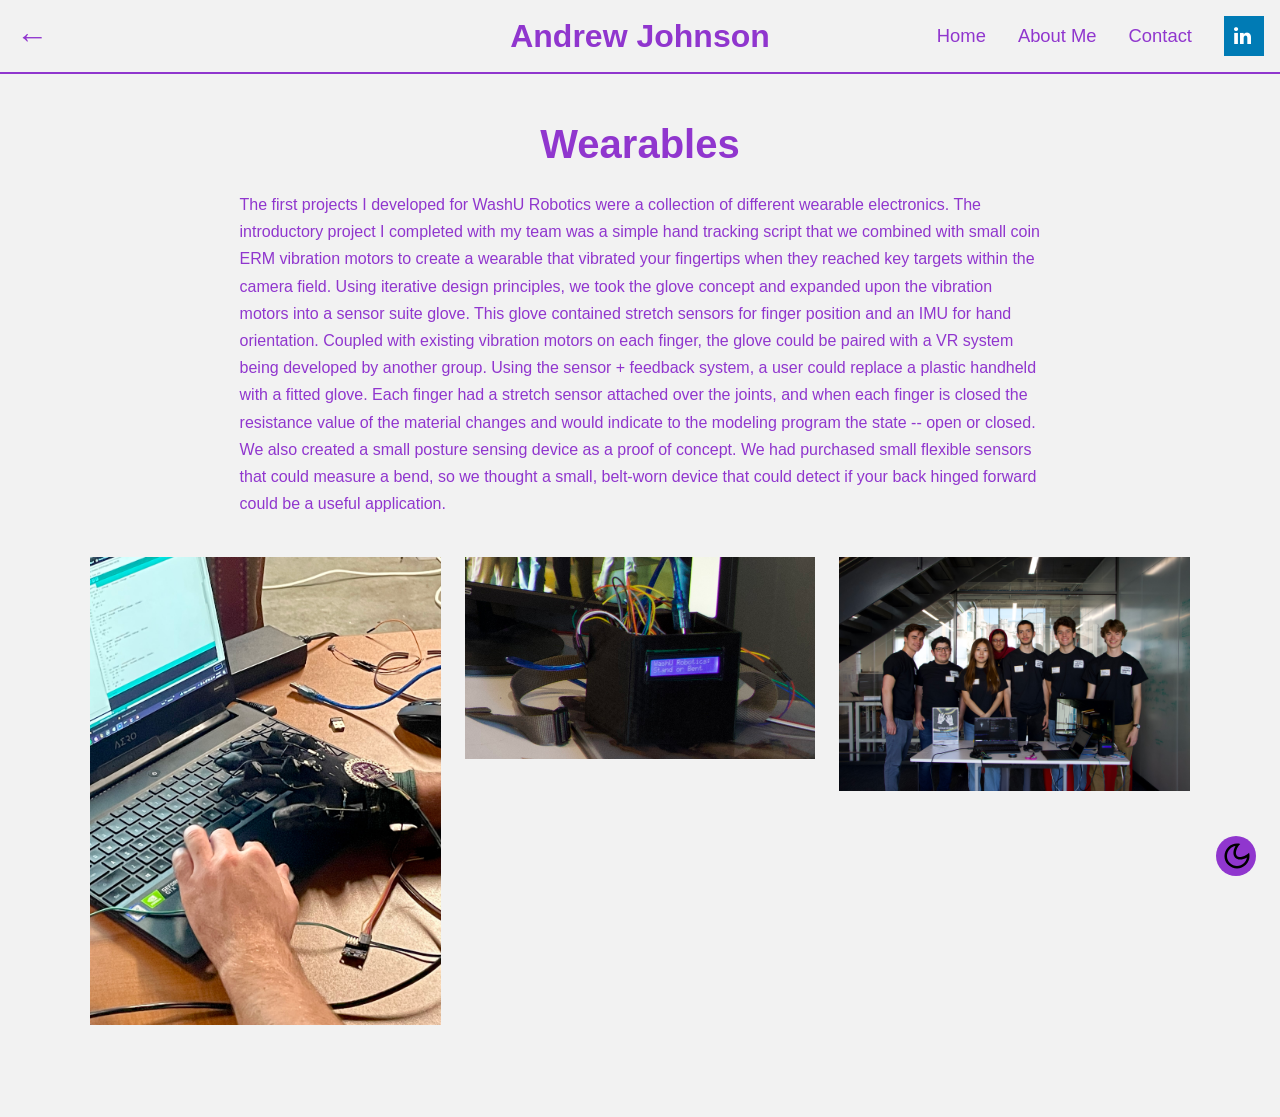
<file: wearables.html>
<!DOCTYPE html>
<html lang="en">
<head>
    <meta charset="UTF-8">
    <meta name="viewport" content="width=device-width, initial-scale=1.0">
    <title>Wearables | Andrew Johnson's Portfolio</title>
    <link rel="stylesheet" href="style.css">
    <link rel="stylesheet" href="https://cdnjs.cloudflare.com/ajax/libs/font-awesome/4.7.0/css/font-awesome.min.css">
</head>
<body class="light-theme">
    <nav class="nav" aria-label="Main navigation">
        <div class="header-left">
            <a class="back-link" href="washu_robotics.html" aria-label="Back to WashU Robotics page" title="Back to WashU Robotics">&#8592;</a>
        </div>
        <nav class="header-center" aria-label="Main navigation" style="font-size: 2rem; font-weight: bold;">
            Andrew Johnson
        </nav>
        <nav class="header-right" aria-label="Main navigation">    
            <a href="index.html" aria-label="Home page">Home</a>
            <a href="about.html" aria-label="About page">About Me</a>
            <a href="contact.html" aria-label="Contact page">Contact</a>
            <a href="https://www.linkedin.com/in/andrew-johnson-matsci" class="fa fa-linkedin" aria-label="LinkedIn profile" target="_blank"></a>
        </nav>
    </nav>
    <main class="experience-page experience-page-wide">
        <h1>Wearables</h1>
        <p> The first projects I developed for WashU Robotics were a collection of different wearable electronics. The introductory project 
            I completed with my team was a simple hand tracking script that we combined with small coin ERM vibration motors to create a 
            wearable that vibrated your fingertips when they reached key targets within the camera field. 
            Using iterative design principles, we took the glove concept and expanded upon the vibration motors into a sensor suite glove. This 
            glove contained stretch sensors for finger position and an IMU for hand orientation. Coupled with existing vibration motors on 
            each finger, the glove could be paired with a VR system being developed by another group. Using the sensor + feedback system, a 
            user could replace a plastic handheld with a fitted glove. Each finger had a stretch sensor attached over the joints, and when 
            each finger is closed the resistance value of the material changes and would indicate to the modeling program the state -- open 
            or closed.
            We also created a small posture sensing device as a proof of concept. We had purchased small flexible sensors that could measure 
            a bend, so we thought a small, belt-worn device that could detect if your back hinged forward could be a useful application. </p>
        <div class="experience-gallery experience-gallery-three">
            <figure>
                <img src="images/washu_robotics/wearables/later_glove.jpeg" alt="Glove on a wearer's hand at a computer.">
                <figcaption>    </figcaption>
            </figure>
            <figure>
                <img src="images/washu_robotics/wearables/posture_device.jpeg" alt="Black box with blue screen.">
                <figcaption>    </figcaption>
            </figure>
            <figure>
                <img src="images/washu_robotics/wearables/wearables_group.jpeg" alt="A group of students standing behind a desk.">
                <figcaption>    </figcaption>
            </figure>
        </div>
    </main>
    <button class="btn" type="button" aria-label="Toggle color theme">
        <img src="images/moon.svg" alt="Switch to dark theme" id="theme-icon" style="width: 30px; height: 30px;">
    </button>
    <script src="app.js"></script>
    <noscript>You need to enable Javascript to view the full site.</noscript>
</body>
</html>
</file>
<file: style.css>
:root {
    --purple: #9036ce;
    --off_white: #f2f2f2;

    --light_blue: #a2bfc3;
    --dark_blue: #1d2d30;
}

body {
    margin: 0;
    background: var(--bg);
    color: var(--fontColor);
    font-family: helvetica;
}

.light-theme {
    --bg: var(--off_white);
    --fontColor: var(--purple);
}
.dark-theme {
    --bg: var(--dark_blue);
    --fontColor: var(--light_blue);
}

.active {
    font-weight: 700;
    border-bottom: 2px solid var(--fontColor);
}

.btn {
    position: fixed;
    right: 24px;
    bottom: 24px;
    z-index: 20;
    display: grid;
    place-items: center;
    height: 40px;
    width: 40px;
    border-radius: 50%;
    border: none;
    color: var(--fontColor);
    background-color: var(--fontColor);
}

.robotics-project-links {
    display: grid;
    grid-template-columns: repeat(3, minmax(0, 1fr));
    gap: 16px;
    margin: 0 0 32px;
}

.robotics-project-links a {
    display: flex;
    min-height: 48px;
    align-items: center;
    justify-content: center;
    padding: 10px 16px;
    border: 1px solid var(--fontColor);
    /* border-radius: 6px; */
    color: var(--fontColor);
    font-weight: 700;
    text-decoration: none;
    transition: background-color 160ms ease, color 160ms ease;
}

.robotics-project-links a:hover {
    background-color: var(--fontColor);
    color: var(--bg);
}

.robotics-project-links a:focus-visible {
    outline: 3px solid var(--fontColor);
    outline-offset: 3px;
}

.back-link {
    display: flex;
    align-items: center;
    justify-content: center;
    /* width: 40px;
    height: 40px;
    margin: 16px 24px; */
    color: var(--fontColor);
    text-decoration: none;
    font-size: 2rem;
}

.nav,
.header {
    position: sticky;
    top: 0;
    z-index: 100;
    background: var(--bg);
}

.nav {
    display: flex;
    gap: 1rem;
    padding: 16px;
    border-bottom: 2px solid;
    border-color: var(--fontColor);
    font-size: 1.15rem;
}

.header-left{
    flex: 1; /* shorthand for: flex-grow: 1, flex-shrink: 1, flex-basis: 0 */
    display: flex;
    justify-content: flex-start;
    align-items: center;
}

.header-center{
    flex: 1;
    display: flex;
    justify-content: center;
    align-items: center;
}

.header-right {
    flex: 1;
    display: flex;
    justify-content: flex-end;
    align-items: center; 
    gap: 2rem;
}

.nav a {
    text-decoration: none;
    color: var(--fontColor);
}

.nav a.fa-linkedin {
    background: #007bb5;
    color: white;
    padding: 10px;
    font-size: 20px;
    width: 20px;
}

.home-layout {
    display: grid;
    grid-template-columns: minmax(0, 1fr) minmax(260px, 0.85fr);
    align-items: start;
    gap: 64px;
    width: min(100% - 48px, 1100px);
    margin: 64px auto;
}

.home-intro h1 {
    margin: 0 0 24px;
    font-size: 5rem;
}

.home-intro-content {
    display: grid;
    grid-template-columns: minmax(0, 0.8fr) minmax(0, 1.2fr);
    align-items: center;
    gap: 24px;
}

.home-intro-content img {
    display: block;
    width: 100%;
    max-width: 260px;
    height: auto;
    justify-self: center;
    padding: 1px;
}

.home-intro-content p {
    margin: 0;
    line-height: 1.6;
}

.home-projects h2 {
    margin: 12px 0 20px;
    font-size: 1.75rem;
    border-style: solid;
    border-color: var(--fontColor);
    border-width: 2px;
    padding: 16px;
    text-align: center;
}

.home-projects ul {
    margin: 0;
    padding: 0;
    list-style: none;
}

.home-projects li {
    display: flex;
    align-items: baseline;
    justify-content: space-between;
    gap: 16px;
    padding: 32px 0;
    border-bottom: 1px solid color-mix(in srgb, var(--fontColor) 24%, transparent);
    font-size: 1.15rem;
    /* background: color-mix(in srgb, var(--fontColor) 6%, var(--bg)); */
}

.home-projects li a {
    min-width: 0;
    text-decoration: none;
    color: var(--fontColor);
}

.project-year {
    flex: 0 0 auto;
    white-space: nowrap;
}

.experience-page {
    width: min(100% - 40px, 760px);
    margin: 48px auto 80px;
    text-align: center;
}

.experience-page-wide {
    width: min(100% - 40px, 1100px);
}

.experience-page.experience-page-wide > p {
    max-width: 90ch;
    text-align: left;
}

.experience-page h1 {
    margin: 0 0 24px;
    font-size: 2.5rem;
}

.experience-page > p {
    max-width: 68ch;
    margin: 0 auto 40px;
    line-height: 1.7;
}

.experience-layout {
    display: grid;
    grid-template-columns: minmax(0, 1fr) minmax(0, 1fr);
    align-items: start;
    gap: 40px;
    text-align: left;
}

.experience-layout-video {
    grid-template-columns: minmax(0, 1fr);
}

.experience-layout > p {
    margin: 0;
    line-height: 1.7;
}

.experience-gallery {
    display: grid;
    grid-template-columns: minmax(0, 1fr);
    gap: 40px;
}

.experience-gallery {
    display: grid;
    grid-template-columns: repeat(3, minmax(0, 1fr));
    gap: 24px;
}

.experience-gallery-video {
    grid-template-columns: minmax(0, 1fr);
}

.experience-gallery-three {
    grid-template-columns: repeat(3, minmax(0, 1fr));
    gap: 24px;
}

.experience-gallery-two {
    grid-template-columns: repeat(2, minmax(0, 1fr));
    gap: 24px;
}

.experience-gallery-four {
    grid-template-columns: repeat(2, minmax(0, 1fr));
    gap: 24px;
}

.experience-gallery figure {
    display: flex;
    flex-direction: column;
    align-items: center;
    gap: 12px;
    margin: 0;
}

.experience-gallery img {
    display: block;
    width: min(100%, 500px);
    height: auto;
}

.experience-gallery iframe {
    display: block;
    width: min(100%, 720px);
    aspect-ratio: 16 / 9;
    border: 0;
}

.experience-gallery-video iframe {
    width: min(100%, 960px);
}

.experience-gallery figcaption {
    max-width: 60ch;
    line-height: 1.55;
}

@media (max-width: 760px) {
    .home-layout {
        grid-template-columns: 1fr;
        gap: 40px;
        margin-top: 40px;
    }

    .experience-layout {
        grid-template-columns: 1fr;
        gap: 28px;
    }

    .experience-gallery-three {
        grid-template-columns: repeat(2, minmax(0, 1fr));
    }

}

@media (max-width: 480px) {
    .home-intro-content {
        grid-template-columns: 1fr;
    }

    .home-intro-content img {
        max-width: 320px;
    }

    .experience-gallery-two {
        grid-template-columns: 1fr;
    }

    .experience-gallery-three {
        grid-template-columns: 1fr;
    }

    .experience-gallery-four {
        grid-template-columns: 1fr;
    }
}
</file>
